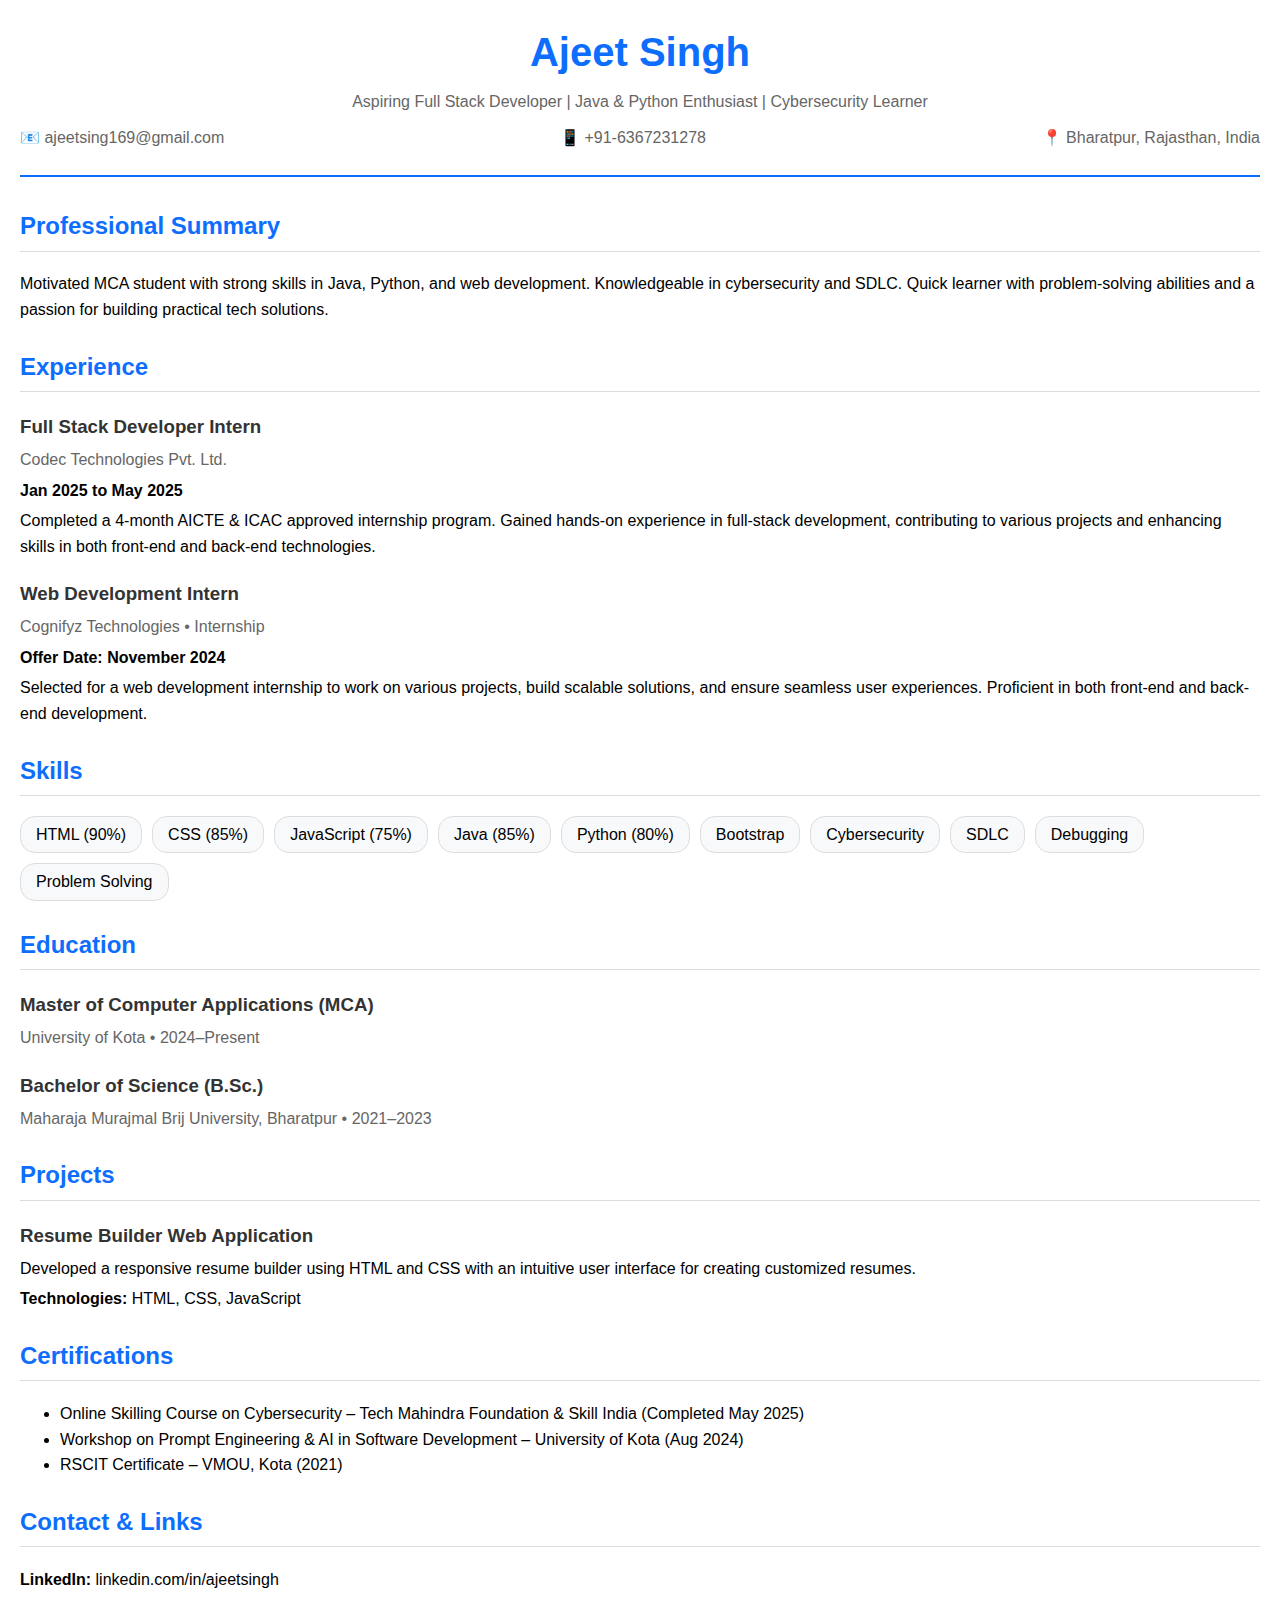
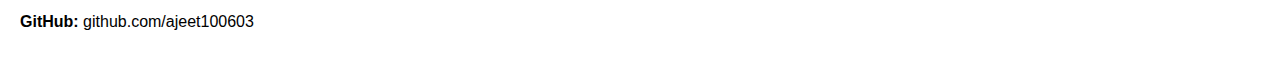
<file: static/resume.html>
<!DOCTYPE html>
<html lang="en">
<head>
    <meta charset="UTF-8">
    <meta name="viewport" content="width=device-width, initial-scale=1.0">
    <title>Ajeet Singh - Resume</title>
    <style>
        body {
            font-family: 'Arial', sans-serif;
            line-height: 1.6;
            margin: 0;
            padding: 20px;
            background: white;
        }
        .header {
            text-align: center;
            border-bottom: 2px solid #0d6efd;
            padding-bottom: 20px;
            margin-bottom: 30px;
        }
        .header h1 {
            color: #0d6efd;
            margin: 0;
            font-size: 2.5em;
        }
        .header p {
            margin: 5px 0;
            color: #666;
        }
        .section {
            margin-bottom: 25px;
        }
        .section h2 {
            color: #0d6efd;
            border-bottom: 1px solid #ddd;
            padding-bottom: 5px;
        }
        .job {
            margin-bottom: 20px;
        }
        .job h3 {
            margin: 0;
            color: #333;
        }
        .job h4 {
            margin: 5px 0;
            color: #666;
            font-weight: normal;
        }
        .job p {
            margin: 5px 0;
        }
        .skills {
            display: flex;
            flex-wrap: wrap;
            gap: 10px;
        }
        .skill {
            background: #f8f9fa;
            padding: 5px 15px;
            border-radius: 15px;
            border: 1px solid #ddd;
        }
        .contact-info {
            display: flex;
            justify-content: space-between;
            flex-wrap: wrap;
        }
        @media print {
            body { margin: 0; }
        }
    </style>
</head>
<body>
    <div class="header">
        <h1>Ajeet Singh</h1>
        <p>Aspiring Full Stack Developer | Java & Python Enthusiast | Cybersecurity Learner</p>
        <div class="contact-info">
            <p>📧 ajeetsing169@gmail.com</p>
            <p>📱 +91-6367231278</p>
            <p>📍 Bharatpur, Rajasthan, India</p>
        </div>
    </div>

    <div class="section">
        <h2>Professional Summary</h2>
        <p>Motivated MCA student with strong skills in Java, Python, and web development. Knowledgeable in cybersecurity and SDLC. Quick learner with problem-solving abilities and a passion for building practical tech solutions.</p>
    </div>

    <div class="section">
        <h2>Experience</h2>
        <div class="job">
            <h3>Full Stack Developer Intern</h3>
            <h4>Codec Technologies Pvt. Ltd.</h4>
            <p><strong>Jan 2025 to May 2025</strong></p>
            <p>Completed a 4-month AICTE & ICAC approved internship program. Gained hands-on experience in full-stack development, contributing to various projects and enhancing skills in both front-end and back-end technologies.</p>
        </div>
        <div class="job">
            <h3>Web Development Intern</h3>
            <h4>Cognifyz Technologies • Internship</h4>
            <p><strong>Offer Date: November 2024</strong></p>
            <p>Selected for a web development internship to work on various projects, build scalable solutions, and ensure seamless user experiences. Proficient in both front-end and back-end development.</p>
        </div>
    </div>

    <div class="section">
        <h2>Skills</h2>
        <div class="skills">
            <span class="skill">HTML (90%)</span>
            <span class="skill">CSS (85%)</span>
            <span class="skill">JavaScript (75%)</span>
            <span class="skill">Java (85%)</span>
            <span class="skill">Python (80%)</span>
            <span class="skill">Bootstrap</span>
            <span class="skill">Cybersecurity</span>
            <span class="skill">SDLC</span>
            <span class="skill">Debugging</span>
            <span class="skill">Problem Solving</span>
        </div>
    </div>

    <div class="section">
        <h2>Education</h2>
        <div class="job">
            <h3>Master of Computer Applications (MCA)</h3>
            <h4>University of Kota • 2024–Present</h4>
        </div>
        <div class="job">
            <h3>Bachelor of Science (B.Sc.)</h3>
            <h4>Maharaja Murajmal Brij University, Bharatpur • 2021–2023</h4>
        </div>
    </div>

    <div class="section">
        <h2>Projects</h2>
        <div class="job">
            <h3>Resume Builder Web Application</h3>
            <p>Developed a responsive resume builder using HTML and CSS with an intuitive user interface for creating customized resumes.</p>
            <p><strong>Technologies:</strong> HTML, CSS, JavaScript</p>
        </div>
    </div>

    <div class="section">
        <h2>Certifications</h2>
        <ul>
            <li>Online Skilling Course on Cybersecurity – Tech Mahindra Foundation & Skill India (Completed May 2025)</li>
            <li>Workshop on Prompt Engineering & AI in Software Development – University of Kota (Aug 2024)</li>
            <li>RSCIT Certificate – VMOU, Kota (2021)</li>
        </ul>
    </div>

    <div class="section">
        <h2>Contact & Links</h2>
        <p><strong>LinkedIn:</strong> linkedin.com/in/ajeetsingh</p>
        <p><strong>GitHub:</strong> github.com/ajeet100603</p>
    </div>
</body>
</html>
</file>
